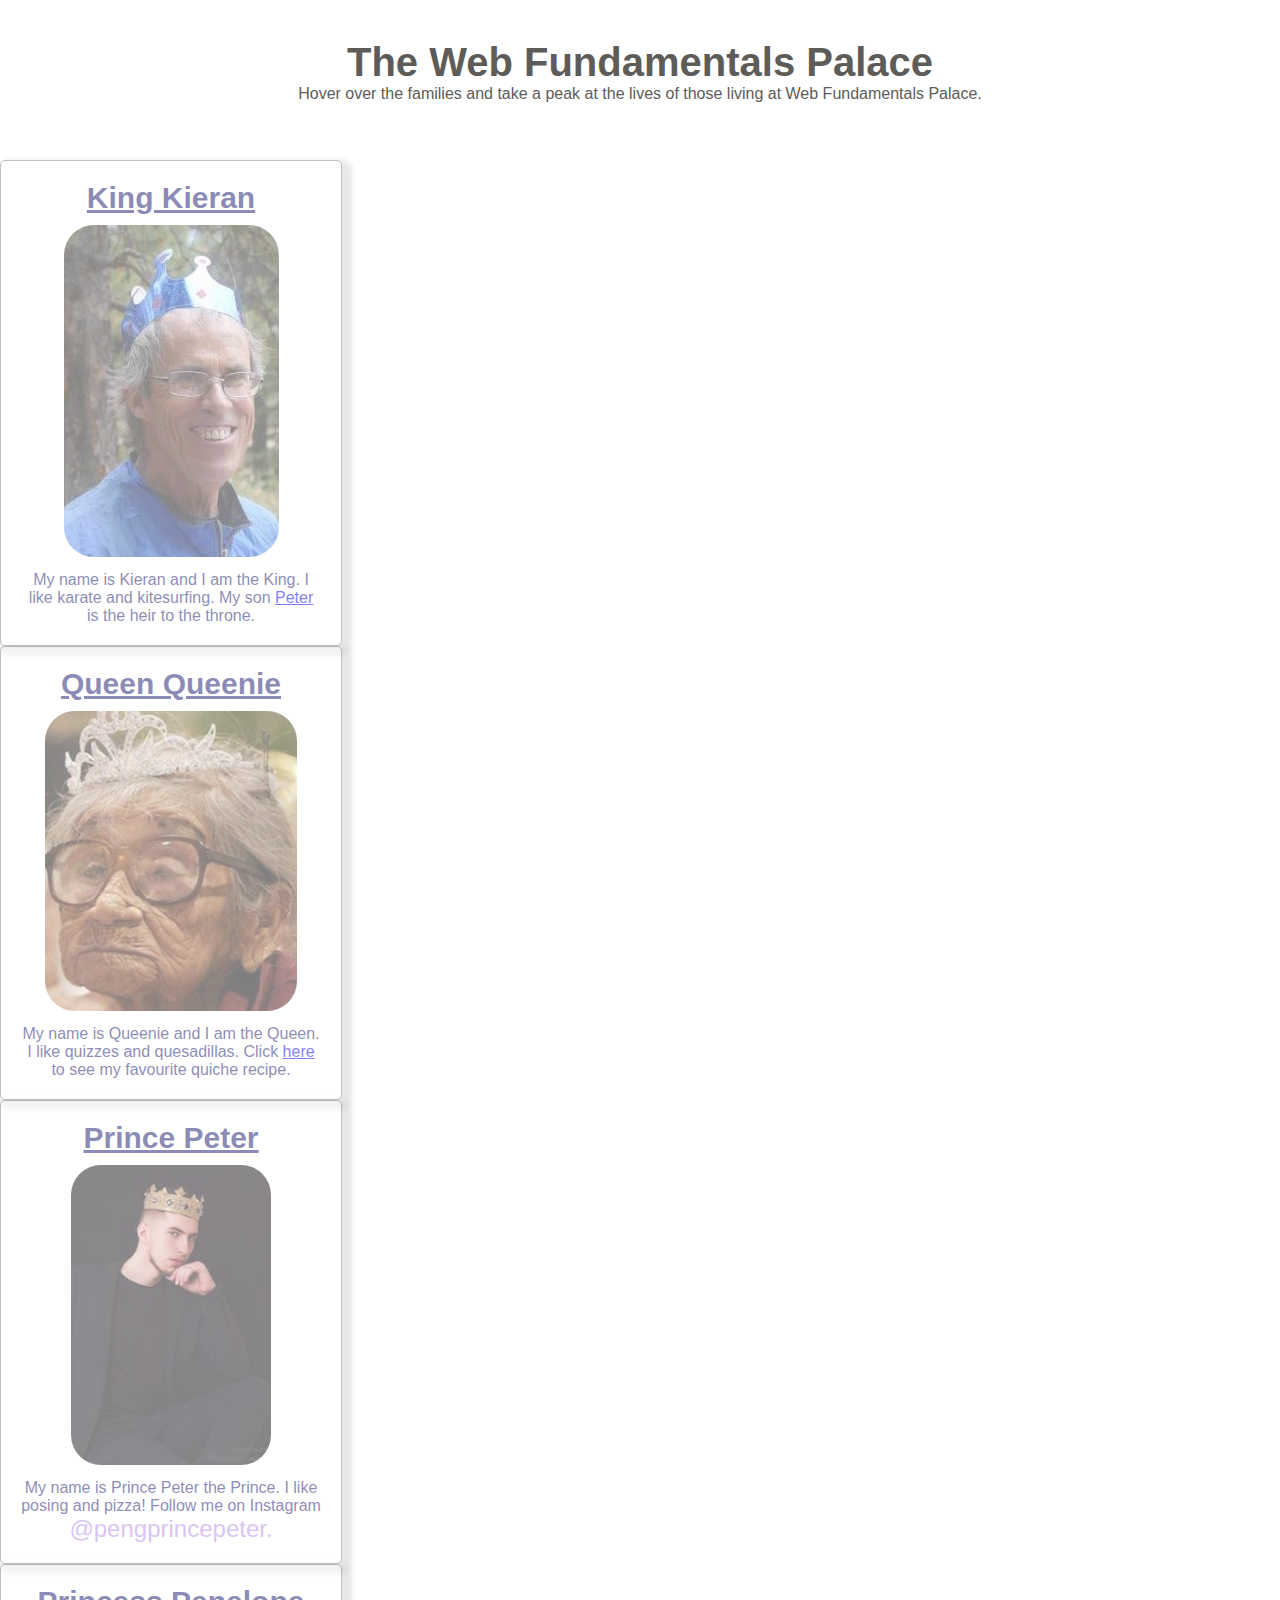
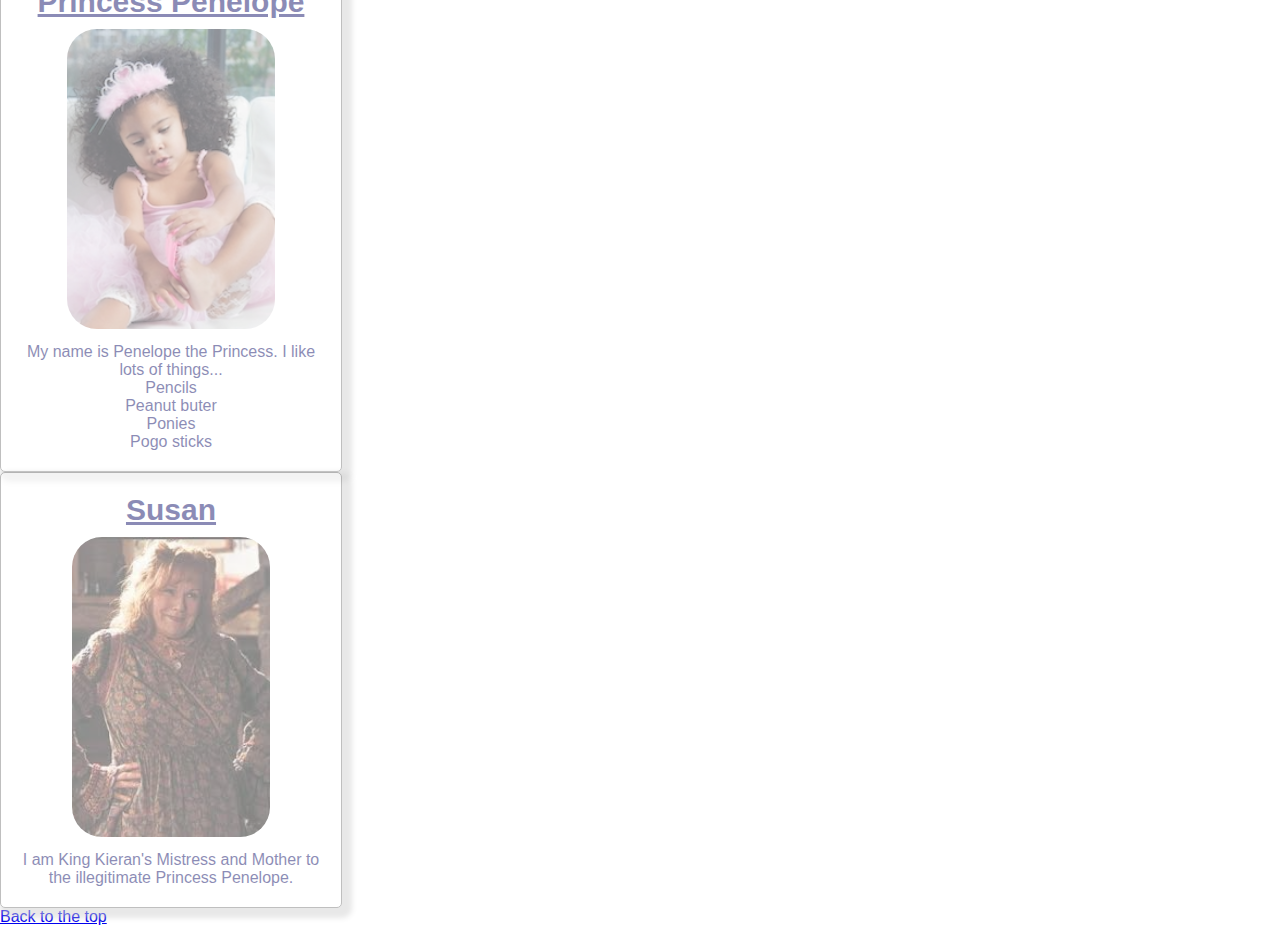
<file: 02-WebFundamentals/index.html>
<!DOCTYPE html>
<html lang="en">
  <head>
    <meta charset="UTF-8" />
    <meta http-equiv="X-UA-Compatible" content="IE=edge" />
    <meta name="viewport" content="width=device-width, initial-scale=1.0" />
    <title>Web Fundamentals Palace</title>
    <link rel="stylesheet" href="styles.css">
  </head>
  <body>
    <!-- My header section containing a title and paragraph -->
    <header id="top">
      <h1>The Web Fundamentals Palace</h1>
      <p>
        Hover over the families and take a peak at the lives of those living at
        Web Fundamentals Palace.
      </p>
    </header>

    <!-- My main content with each member of the family tree -->
    <main>
      <div class="card">
        <h2>King Kieran</h2>
        <img src="./images/king.jpeg" alt="King Kieran" />
        <p>
            My name is Kieran and I am the King. I like karate and kitesurfing. My
            son <a href="#peter">Peter</a> is the heir to the throne.
        </p>
      </div>

      <div class="card">
        <h3>Queen Queenie</h3>
        <img src="./images/queen.jpeg" alt="Queen Queenie" />
        <p>
            My name is Queenie and I am the Queen. I like quizzes and quesadillas. Click
            <a href="https://www.bbc.co.uk/food/recipes/chicken_quesadilla_72789">
                here
            </a>
            to see my favourite quiche recipe.
        </p>
      </div>

      <div class="card">
        <h4 id="peter">Prince Peter</h4>
        <img src="./images/prince-peter.jpeg" alt="Prince Peter" />
        <p>
            My name is Prince Peter the Prince. I like posing and pizza! Follow me
            on Instagram <span>@pengprincepeter.</span>
        </p>
      </div>

      <div class="card">
        <h5>Princess Penelope</h5>
        <img src="./images/princess-penelope.jpeg" alt="Princess Penelope" />
        <p>My name is Penelope the Princess. I like lots of things...</p>
        <ul id="penelope-list">
            <li>Pencils</li>
            <li>Peanut buter</li>
            <li>Ponies</li>
            <li>Pogo sticks</li>
        </ul>
      </div>

      <div class="card">
        <h6>Susan</h6>
        <img src="./images/susan.jpeg" alt="Susan" />
        <p>
            I am King Kieran's Mistress and Mother to the illegitimate Princess
            Penelope.
        </p>
      </div>
    </main>
    <footer>
        <p><a href="#top">Back to the top</a></p>
    </footer>
  </body>
</html>
</file>
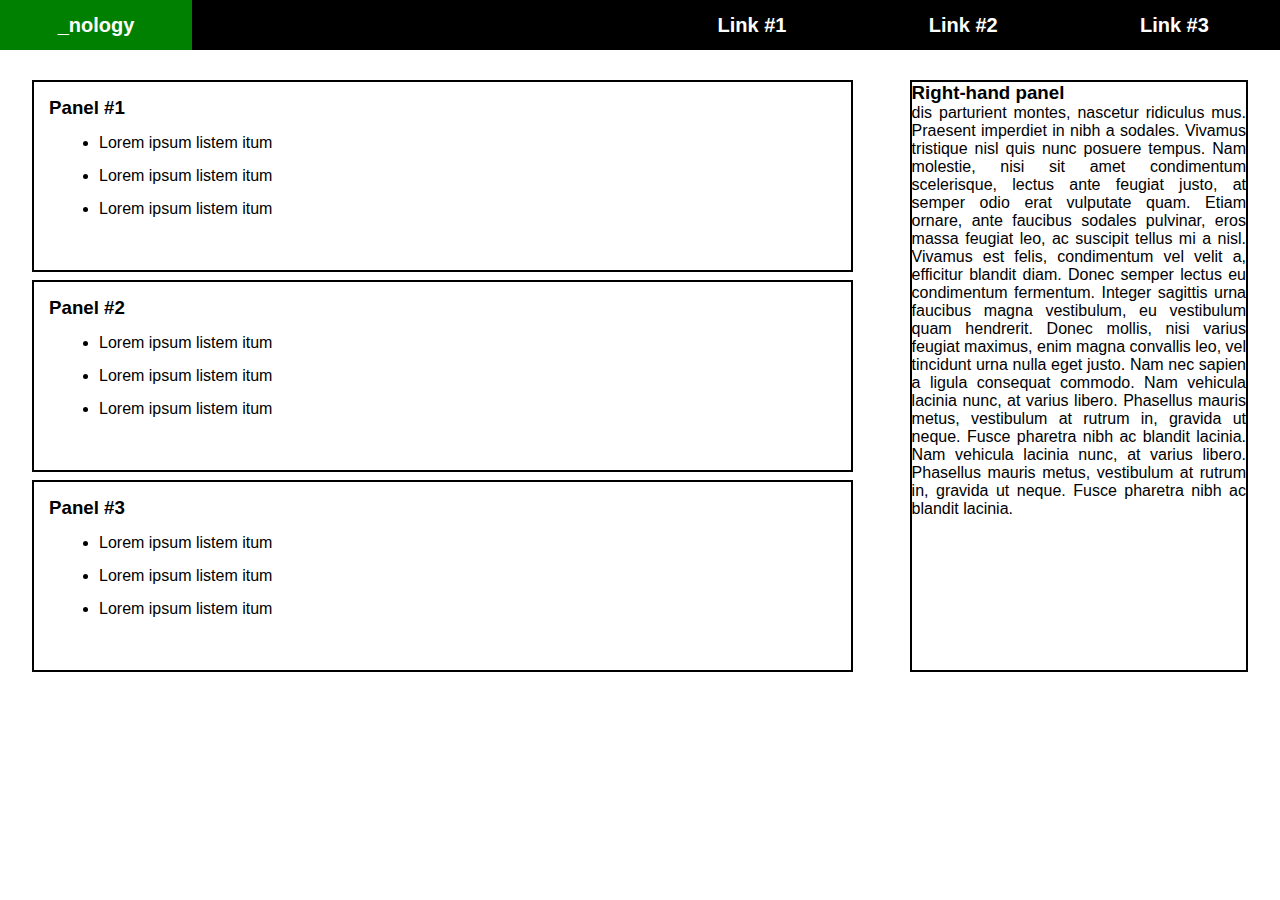
<file: 02-WebFundamentals/challenge-1/index.html>
<!DOCTYPE html>
<html lang="en">
  <head>
    <meta charset="UTF-8" />
    <meta http-equiv="X-UA-Compatible" content="IE=edge" />
    <meta name="viewport" content="width=device-width, initial-scale=1.0" />
    <title>Document</title>
    <link rel="stylesheet" href="styles.css" />
  </head>
  <body>
    <header>
        <nav>
            <div id="logo">_nology</div>
            <div id="nav-links">
              <a href="#">Link #1</a>
              <a href="#">Link #2</a>
              <a href="#">Link #3</a>
            </div>
          </nav>
    </header>
    <body>
      <div id="all-panels">
        <div id="left-panels">
            <div class="panels">
                <h3>Panel #1</h3>
                <ul>
                <li>Lorem ipsum listem itum</li>
                <li>Lorem ipsum listem itum</li>
                <li>Lorem ipsum listem itum</li>
                </ul>
            </div>
            <div class="panels">
                <h3>Panel #2</h3>
                <ul>
                <li>Lorem ipsum listem itum</li>
                <li>Lorem ipsum listem itum</li>
                <li>Lorem ipsum listem itum</li>
                </ul>
            </div>
            <div class="panels">
                <h3>Panel #3</h3>
                <ul>
                <li>Lorem ipsum listem itum</li>
                <li>Lorem ipsum listem itum</li>
                <li>Lorem ipsum listem itum</li>
                </ul>
            </div>
        </div>
        <div id="right-panel">
            <h3>Right-hand panel</h3>
            <p>
                dis parturient montes, nascetur ridiculus mus. Praesent imperdiet in
                nibh a sodales. Vivamus tristique nisl quis nunc posuere tempus. Nam
                molestie, nisi sit amet condimentum scelerisque, lectus ante feugiat
                justo, at semper odio erat vulputate quam. Etiam ornare, ante faucibus
                sodales pulvinar, eros massa feugiat leo, ac suscipit tellus mi a
                nisl. Vivamus est felis, condimentum vel velit a, efficitur blandit
                diam. Donec semper lectus eu condimentum fermentum. Integer sagittis
                urna faucibus magna vestibulum, eu vestibulum quam hendrerit. Donec
                mollis, nisi varius feugiat maximus, enim magna convallis leo, vel
                tincidunt urna nulla eget justo. Nam nec sapien a ligula consequat
                commodo. Nam vehicula lacinia nunc, at varius libero. Phasellus mauris
                metus, vestibulum at rutrum in, gravida ut neque. Fusce pharetra nibh
                ac blandit lacinia. Nam vehicula lacinia nunc, at varius libero.
                Phasellus mauris metus, vestibulum at rutrum in, gravida ut neque.
                Fusce pharetra nibh ac blandit lacinia.
            </p>
        </div>
      </div>
    </body>
  </body>
</html>
</file>
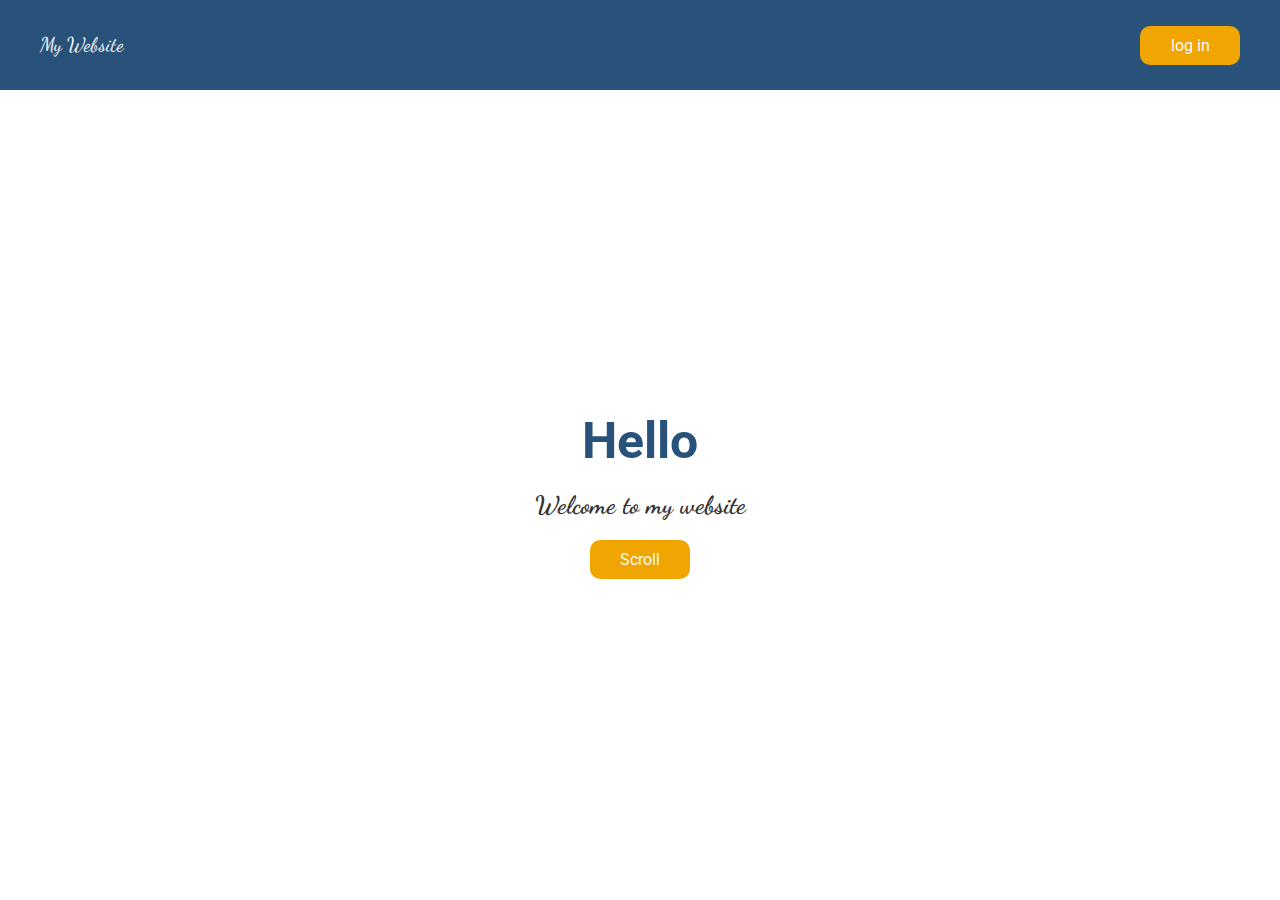
<file: 02-WebFundamentals/challenge-2/index.html>
<!DOCTYPE html>
<html lang="en">
<head>
    <meta charset="UTF-8">
    <meta http-equiv="X-UA-Compatible" content="IE=edge">
    <meta name="viewport" content="width=device-width, initial-scale=1.0">
    <title>Document</title>
    <link rel="stylesheet" href="main.css">
</head>
<body>
    <nav>
        <a href="#" class="logo">My Website</a>
        <a href="#" class="button">log in</a>
    </nav>
    <header>
        <div>
            <h1>Hello</h1>
            <h2>Welcome to my website</h2>
            <a href="#" class="button">Scroll</a>
        </div>
    </header>
</body>
</html>
</file>
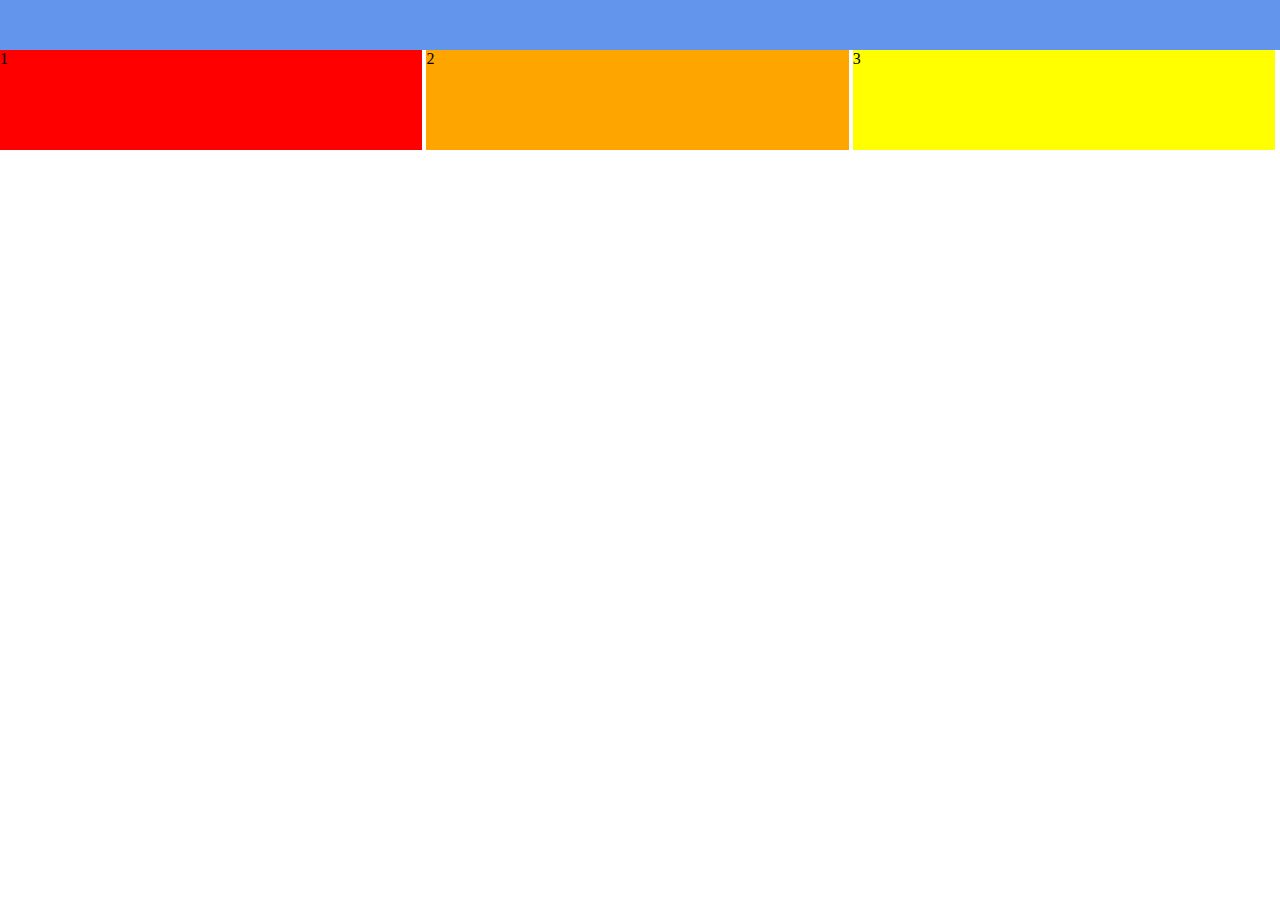
<file: 02-WebFundamentals/challenge-3/index.html>
<!DOCTYPE html>
<html lang="en">
<head>
    <meta charset="UTF-8">
    <meta http-equiv="X-UA-Compatible" content="IE=edge">
    <meta name="viewport" content="width=device-width, initial-scale=1.0">
    <title>Document</title>
    <link rel="stylesheet" href="styles.css">
</head>
<body>
    
    <nav></nav>
    <section>
        <div>1</div>
        <div>2</div>
        <div>3</div>
    </section>
</body>
</html>
</file>
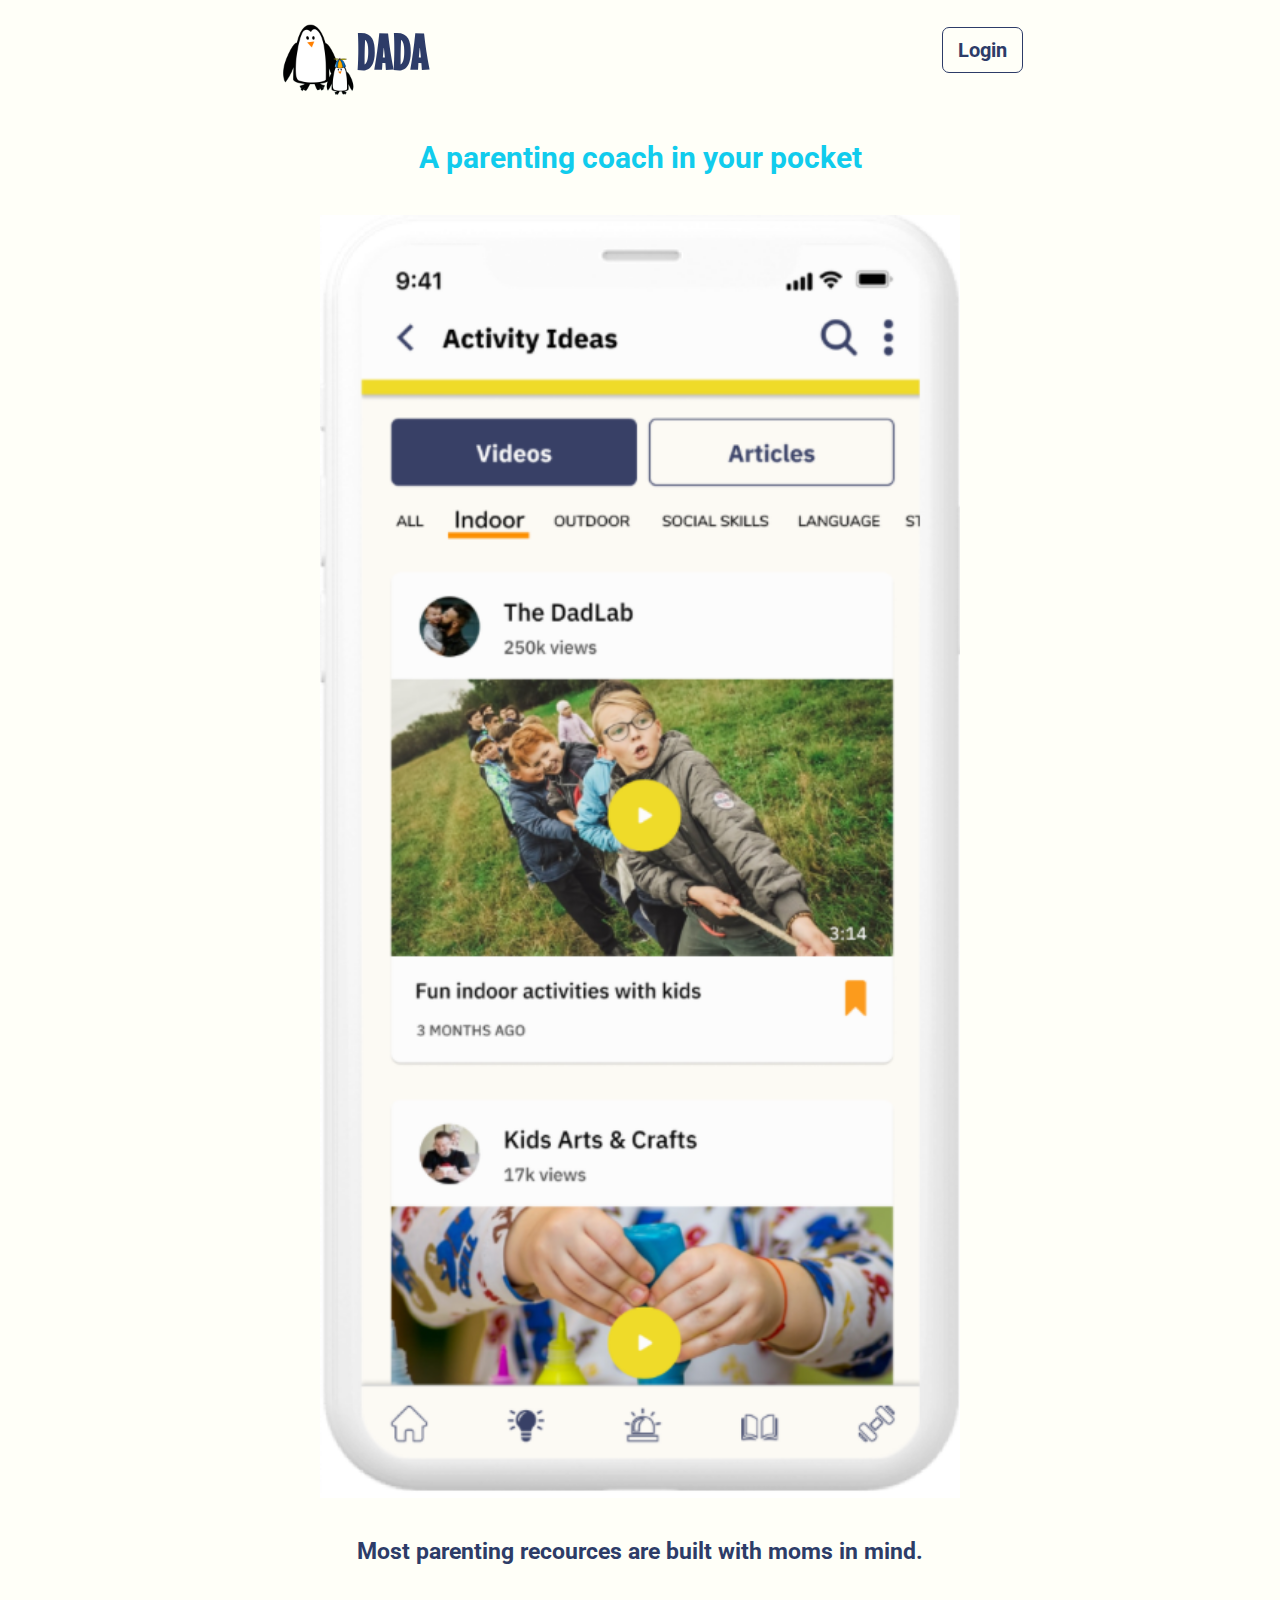
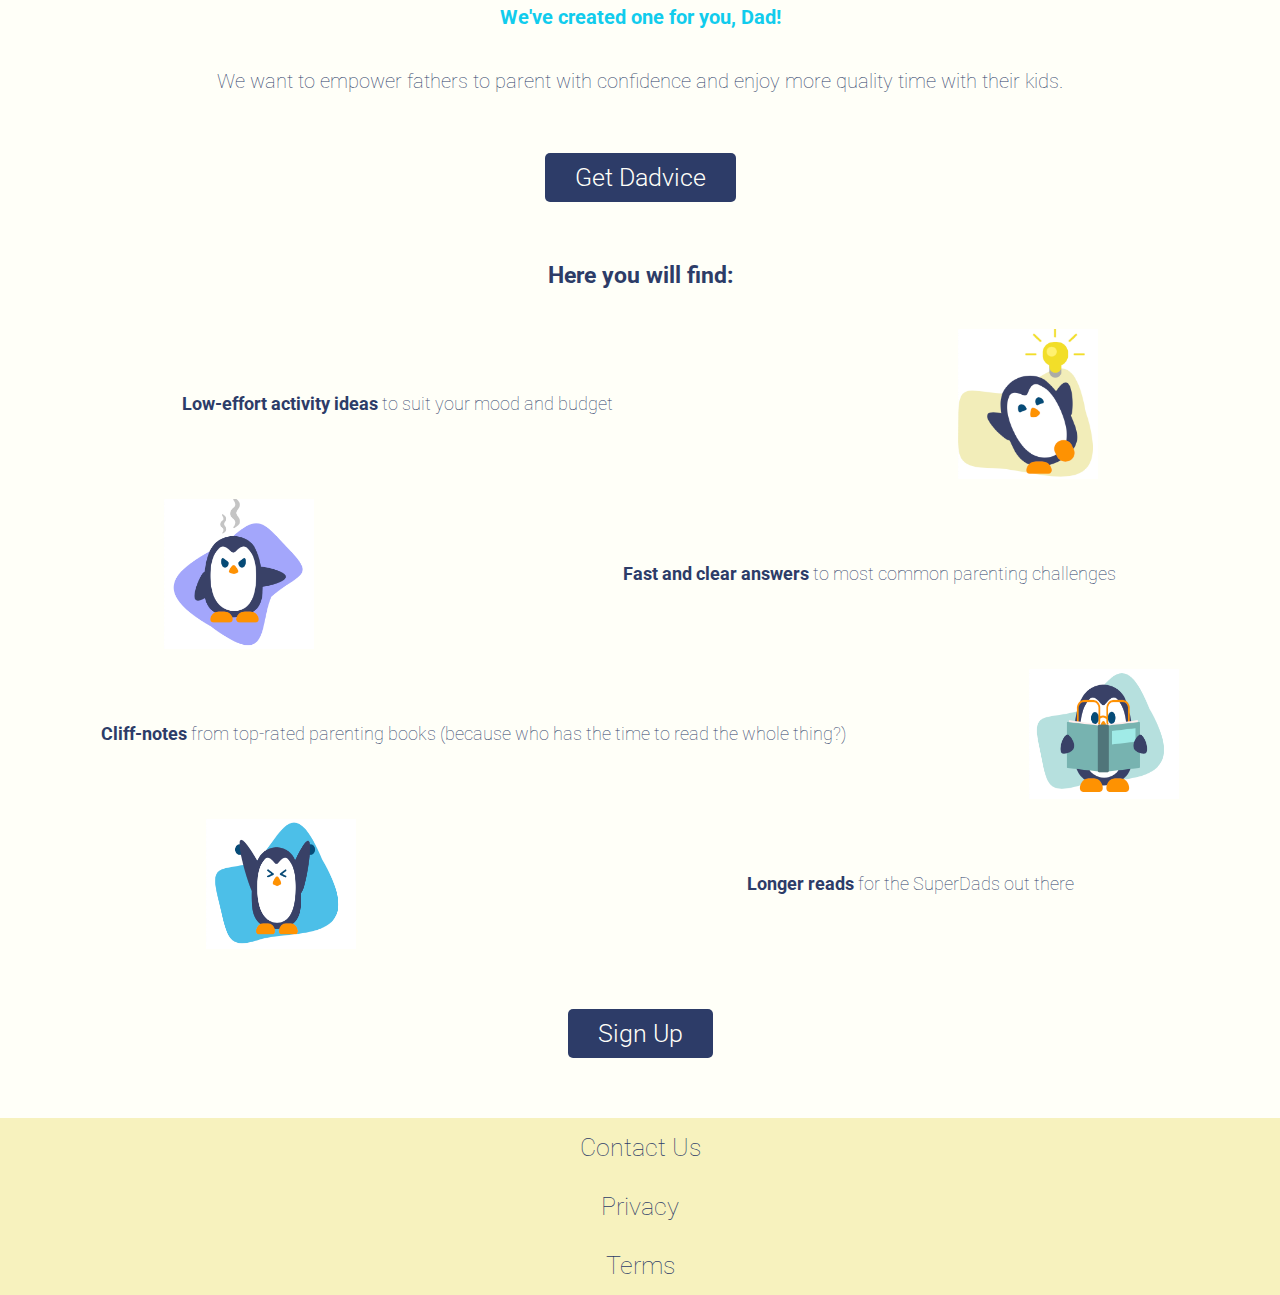
<file: 02-WebFundamentals/final-challenge/index.html>
<!DOCTYPE html>
<html lang="en">
  <head>
    <meta charset="UTF-8" />
    <meta http-equiv="X-UA-Compatible" content="IE=edge" />
    <meta name="viewport" content="width=device-width, initial-scale=1.0" />
    <title>Final Coding Challenge for CW-2</title>
    <link rel="stylesheet" href="styles.css" />
  </head>
  <body>
    <header>
      <div id="logo">
        <img
          src="./images/penguin-header.png"
          alt="penguin with child"
          width="100px"
          height="100px"
        />
        <h1>DADA</h1>
      </div>
      <a href="#" class="login-button">Login</a>
    </header>

    <h2>A parenting coach in your pocket</h2>

    <div id="iphone">
      <img
        src="./images/iphone-screen.png"
        alt="iphone"
        width="50%"
        height="50%"
      />
    </div>

    <h3>Most parenting recources are built with moms in mind.</h3>

    <h4>We've created one for you, Dad!</h4>

    <h5>
      We want to empower fathers to parent with confidence and enjoy more
      quality time with their kids.
    </h5>

    <div class="main-button">
      <button>Get Dadvice</button>
    </div>

    <h3>Here you will find:</h3>

    <div class="penguin-info">
      <p><span>Low-effort activity ideas</span> to suit your mood and budget</p>
      <img
        src="./images/penguin1.png"
        alt="penguin yellow background"
        height="150px"
        width="140px"
      />
    </div>

    <div class="penguin-info">
      <img
        src="./images/penguin2.png"
        alt="penguin purple background"
        height="150px"
        width="150px"
      />
      <p><span>Fast and clear answers</span> to most common parenting challenges</p>
    </div>

    <div class="penguin-info">
      <p><span>Cliff-notes</span> from top-rated parenting books (because who has the time to read the whole thing?)</p>
      <img
        src="./images/penguin3.png"
        alt="penguin purple background"
        height="130px"
        width="150px"
      />
    </div>

    <div class="penguin-info">
      <img
        src="./images/penguin4.png"
        alt="penguin purple background"
        height="130px"
        width="150px"
      />
      <p><span>Longer reads</span> for the SuperDads out there </p>
    </div>

    <div class="main-button">
      <button>Sign Up</button>
    </div>

    <footer>
      <a href="#">Contact Us</a>
      <a href="#">Privacy</a>
      <a href="#">Terms</a>
    </footer>
  </body>
</html>
</file>
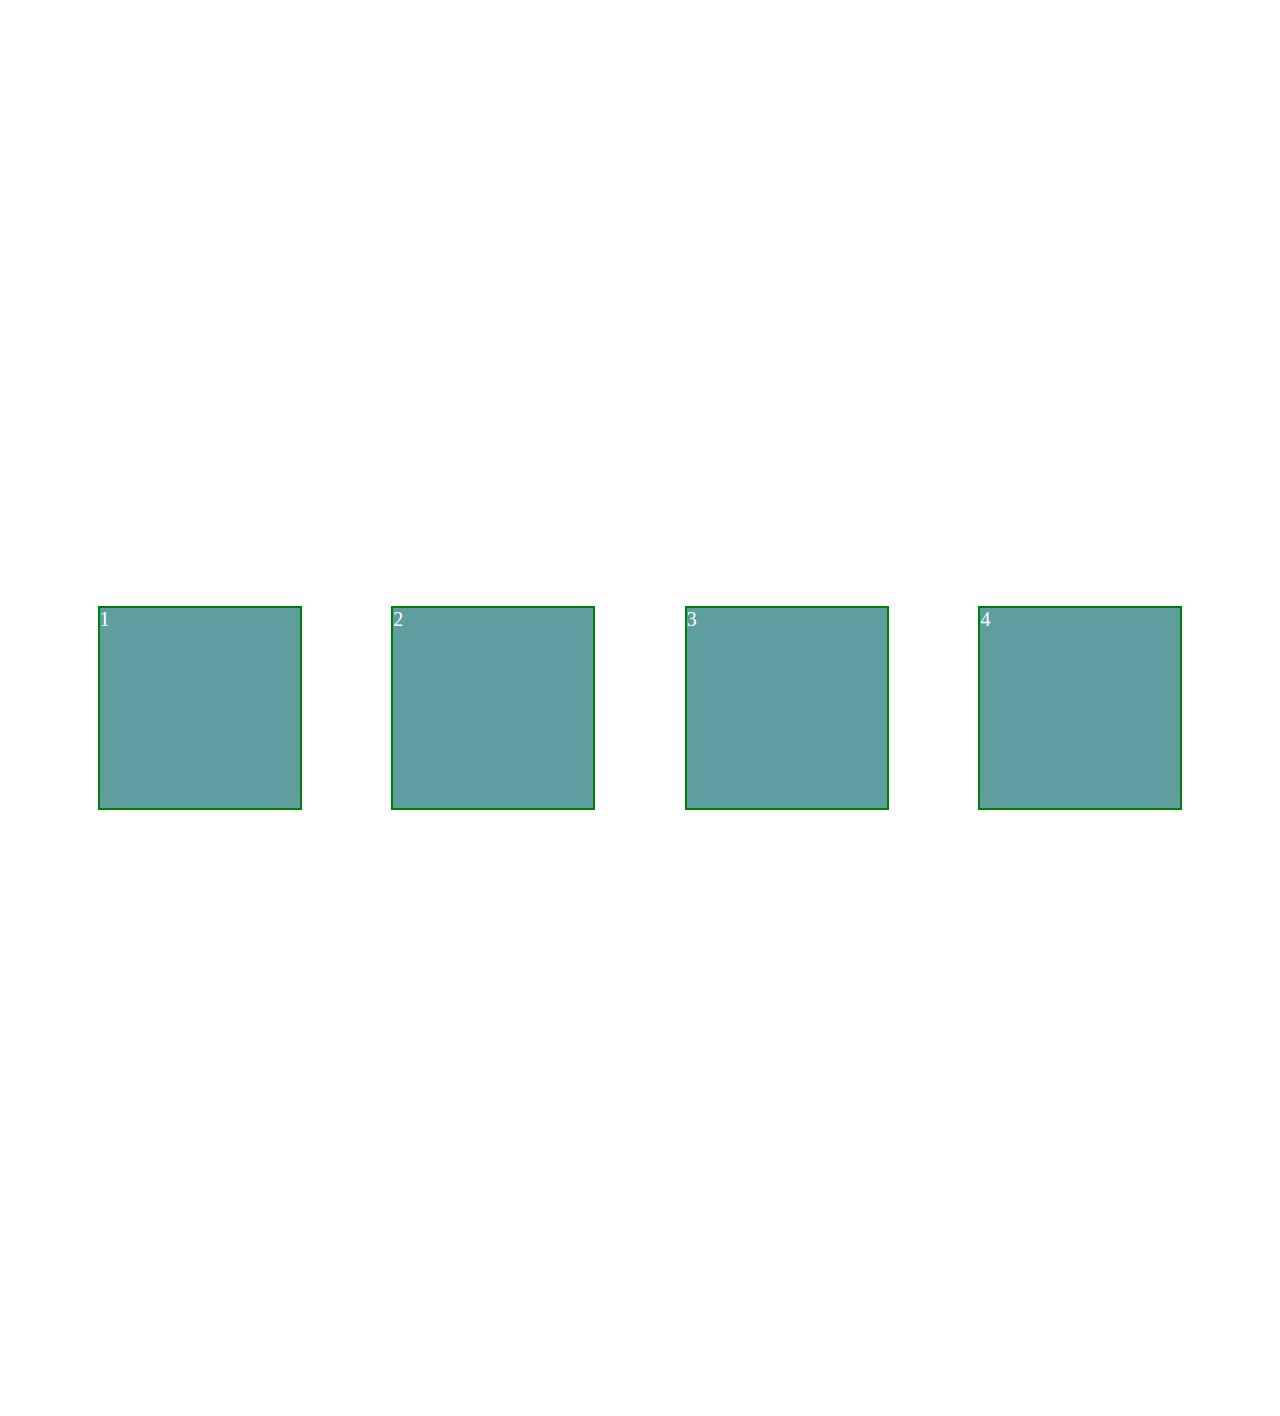
<file: 02-WebFundamentals/flexbox-starter-code-main/index.html>
<!DOCTYPE html>
<html lang="en">
<head>
  <meta charset="UTF-8">
  <meta name="viewport" content="width=device-width, initial-scale=1.0">
  <title>Flexbox Sandbox</title>
  <link rel="stylesheet" href="styles.css">
</head>
<body>
  <main class="flex-container">
    <div>1</div>
    <div>2</div>
    <div>3</div>
    <div>4</div>
    <!-- <div>5</div>
    <div>6</div>
    <div>7</div>
    <div>8</div>
    <div>9</div>
    <div>10</div> -->
  </main>
</body>
</html>
</file>
<file: 02-WebFundamentals/styles.css>
*{
    margin: 0;
    padding: 0;
font-family: Tahoma, Verdana, sans-serif;
}

*::selection{
    color: white;
    background-color: #1182eb;
}

body{
    background-color: white;
    max-width: 1400px;
    margin: auto;
}

header{
    text-align: center;
    height: 80px;
    padding: 40px;
    color: rgb(94, 92, 89);
}

header h1{
    font-size: 40px;
}

.card{
    width: 300px;
    height: auto;
    border: 1px, solid, grey;
    border-radius: 5px;
    text-align: center;
    padding: 20px;
    background-color: white;
    color: midnightblue;
    box-shadow: 5px 5px 5px 5px lightgrey;
    opacity: 0.5;
    transition: opacity 0.3s ease;
}

.card:hover{
    opacity: 1;
}

.card img{
    margin: 10px;
    min-height: 300px;
    border-radius: 30px;
}

h2, h3, h4, h5, h6{
    text-decoration: underline;
    font-size: 30px;   
}

#penelope-list{
    list-style-type: none;
}

li:hover{
    color: #1182eb;
}

span{
    font-size: 1.5em;
    color: #b48ce0;
}
</file>
<file: 02-WebFundamentals/challenge-1/styles.css>
*{
    margin: 0%;
    padding: 0%;
    font-family: sans-serif;
}

nav,
nav * {
  display: flex;
  justify-content: center;
  align-items: center;
  font-weight: bold;
}

nav{
    justify-content: space-between;
    width: 100%;
    height: 50px;
    font-size: 1.25em;
    background-color: black;
    color: white;
}

#logo {
    width: 15%;
    height: 100%;
    background-color: green;
}

#nav-links{
    width: 50%;
    height: 100%;
    justify-content: flex-end;
}

a{
    width: 33%;
    height: 100%;
    text-decoration: none;
    color: white;
}

header{
    background-color: black;
    display: flex;
    align-items: center;
    
}

#header-links{
    display: flex;
    align-items: center;
    justify-content: flex-end;
}

#all-panels{
    display: flex;
    width: 95%;
    margin: 30px auto;
    height: 600px;
    justify-content: space-between;
}

#left-panels{
  width: 67.5%;
  display: flex;
  flex-direction: column;
  justify-content: space-between;
}

.panels{
  border: solid black 2px;
  height: 35%;
  padding: 15px;
  margin-bottom: 1%;
}

ul {
    margin-left: 50px;
  }
  
li {
    margin: 15px 0;
  }

#right-panel {
    width: 27.5%;
    border: solid black 2px;
    height: auto;
    margin-bottom: 0.65%;
  }

  p{
    text-align: justify;
  }
</file>
<file: 02-WebFundamentals/challenge-2/main.css>
@import url("https://fonts.googleapis.com/css2?family=Dancing+Script&family=Roboto&display=swap");
* {
  margin: 0;
  padding: 0;
  box-sizing: border-box;
  font-family: "Roboto", sans-serif;
  color: #333333;
}

a:link,
a:visited {
  text-decoration: none;
}

nav {
  height: 10vh;
  background-color: #28527a;
  padding: 0 40px;
  display: flex;
  justify-content: space-between;
  align-items: center;
}

.logo {
  font-family: "Dancing Script", cursive;
  font-size: 20px;
  color: #fafafa;
}

.button {
  display: block;
  width: 100px;
  background-color: #f0a500;
  text-align: center;
  padding: 10px 20px;
  border-radius: 10px;
  color: #fafafa;
}

div {
  text-align: center;
}
div h1 {
  color: #28527a;
  font-size: 50px;
}
div h2 {
  font-family: "Dancing Script", cursive;
  font-size: 25px;
  margin: 20px 0px;
}
div a {
  margin: 0 auto;
}

header {
  height: 90vh;
  display: flex;
  justify-content: center;
  align-items: center;
}
</file>
<file: 02-WebFundamentals/challenge-3/styles.css>
* {
  margin: 0;
  padding: 0;
  box-sizing: border-box;
}

nav {
  width: 100%;
  height: 50px;
  background-color: cornflowerblue;
}

section {
  width: 100%;
}
section div {
  width: 33%;
  height: 100px;
  display: inline-block;
}
section div:nth-child(1) {
  background-color: red;
}
section div:nth-child(2) {
  background-color: orange;
}
section div:nth-child(3) {
  background-color: yellow;
}

@media screen and (max-width: 768px) {
  section div {
    width: 100%;
  }
}
</file>
<file: 02-WebFundamentals/final-challenge/styles.css>
@import url("https://fonts.googleapis.com/css2?family=Mouse+Memoirs&family=Roboto&display=swap");
* {
  margin: 0;
  padding: 0;
  box-sizing: border-box;
  background-color: #fffff8;
}

header {
  display: flex;
  justify-content: space-around;
  align-items: center;
}

#logo {
  display: flex;
  justify-content: space-around;
  align-items: center;
}
#logo h1 {
  font-size: 50px;
  color: #2d3c68;
  font-family: "Mouse Memoirs", sans-serif;
}

.login-button {
  color: #2d3c68;
  font-family: "Roboto", sans-serif;
  font-weight: bold;
  text-decoration: none;
  font-size: 20px;
  border-radius: 7px;
  border: 1px solid #2d3c68;
  padding: 10px 15px;
}

h2 {
  text-align: center;
  margin: 40px 25px;
  color: #11cced;
  font-family: "Roboto", sans-serif;
  font-size: 30px;
}

#iphone {
  width: 100%;
  display: flex;
  justify-content: center;
  margin: 20px 0px;
}

h3 {
  text-align: center;
  margin: 40px 20px;
  color: #2d3c68;
  font-family: "Roboto", sans-serif;
  font-size: 23px;
}

h4 {
  text-align: center;
  margin: 40px 22px;
  color: #11cced;
  font-family: "Roboto", sans-serif;
  font-size: 20px;
}

h5 {
  text-align: center;
  margin: 40px 20px;
  color: #2d3c68;
  font-family: "Roboto", sans-serif;
  font-size: 20px;
  font-weight: lighter;
}

.main-button {
  display: flex;
  justify-content: center;
  margin: 60px 0px;
}
.main-button button {
  color: #fffff8;
  background-color: #2d3c68;
  border: 0px solid;
  font-family: "Roboto", sans-serif;
  font-weight: 300;
  font-size: 25px;
  border-radius: 5px;
  padding: 10px 30px;
}

.penguin-info {
  display: flex;
  justify-content: space-around;
  align-items: center;
  margin: 20px 10px;
}
.penguin-info p {
  text-align: center;
  color: #2d3c68;
  font-family: "Roboto", sans-serif;
  font-size: 18px;
  font-weight: lighter;
}
.penguin-info p span {
  font-weight: bold;
}

footer {
  background-color: #f7f2be;
}
footer a {
  font-size: 25px;
  font-family: "Roboto", sans-serif;
  color: #2d3c68;
  font-weight: 80;
  display: flex;
  justify-content: center;
  background-color: #f7f2be;
  padding: 15px 0px;
  text-decoration: none;
}
</file>
<file: 02-WebFundamentals/flexbox-starter-code-main/styles.css>
div {
  width: 200px;
  height: 200px;
  background-color: cadetblue;
  border: green solid 2px;
  color: white;
  font-size: 20px;
}

.flex-container{
  height: 1400px;
  display: flex;
  justify-content: space-evenly;
  align-items: center;
  flex-wrap: wrap;
}

/* 
-----------------------------
flex-direction: row;


row | row-reverse | column | column-reverse; */

-----------------------------
/* 
flex-wrap: wrap-reverse;

nowrap | wrap | wrap-reverse; */
-----------------------------
</file>
